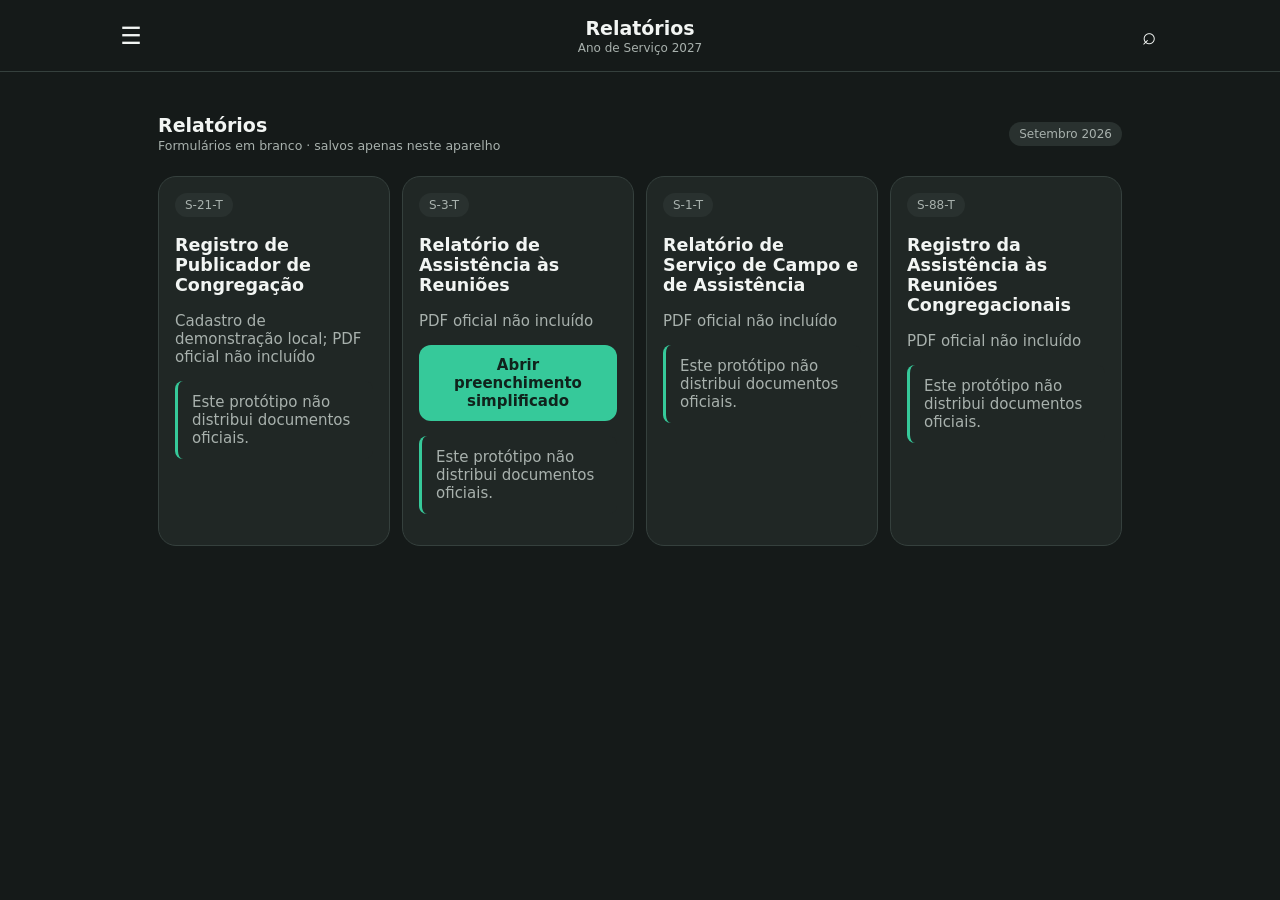
<file: index.html>
<!doctype html><html lang="pt-BR"><head><meta charset="utf-8"><meta name="viewport" content="width=device-width,initial-scale=1"><meta name="theme-color" content="#151a19"><meta name="apple-mobile-web-app-capable" content="yes"><meta name="apple-mobile-web-app-title" content="Congregação Ls-Paulista"><link rel="manifest" href="manifest.webmanifest"><link rel="apple-touch-icon" href="apple-touch-icon.png"><title>Congregação Ls-Paulista — protótipo</title><meta name="description" content="Protótipo de interface, somente local. Não oferece login nem sincronização. Não usar dados reais."><link rel="stylesheet" href="style.css"></head><body><div id="app"><header><button id="menuBtn" aria-label="Abrir menu">☰</button><div class="heading"><b id="pageTitle">Relatórios</b><span>Ano de Serviço 2027</span></div><button id="searchBtn" aria-label="Buscar">⌕</button></header><main id="main"><div class="card notice"><b>Protótipo para avaliação — dados somente neste aparelho.</b><p>Não há login, aprovação de administrador nem sincronização entre dispositivos. Não use informações pessoais ou religiosas reais. Não há backup automático; dados podem ser perdidos ao limpar o navegador.</p></div></main><nav id="drawer" class="drawer hidden"><div class="drawerhead"><div><small>Menu</small><b>Michel</b></div><button id="closeMenu">×</button></div><div id="menuItems"></div><footer><button id="themeBtn">☼　Alternar tema</button><button id="exitBtn">⏻　Sair</button></footer></nav><div id="scrim" class="scrim hidden"></div><div id="toast" class="toast"></div></div><script src="app.js"></script></body></html>
</file>
<file: style.css>
:root{color-scheme:dark;--bg:#151a19;--panel:#202725;--panel2:#29312f;--text:#f2f5f3;--muted:#a8b1ad;--green:#36c99a;--red:#ff7373;--line:#35403d}*{box-sizing:border-box}body{margin:0;background:var(--bg);color:var(--text);font:15px system-ui,-apple-system,sans-serif}body.light{color-scheme:light;--bg:#f4f7f6;--panel:#fff;--panel2:#e8efec;--text:#17201c;--muted:#64736c;--line:#d5dfda}button,input,select,textarea{font:inherit;color:inherit}button{border:0;cursor:pointer;background:transparent;color:inherit}header{height:72px;display:flex;align-items:center;justify-content:space-between;padding:0 max(calc((100vw - 1060px)/2),18px);border-bottom:1px solid var(--line);position:sticky;top:0;background:var(--bg);z-index:2}header button{font-size:24px;width:42px;height:42px;border-radius:50%}.heading{text-align:center;display:flex;flex-direction:column;gap:2px}.heading b{font-size:19px}.heading span{font-size:12px;color:var(--muted)}main{max-width:1000px;margin:auto;padding:22px 18px 55px}.quick{display:flex;gap:10px;justify-content:center;margin:4px 0 22px}.quick button,.action,.chip{background:var(--panel);border:1px solid var(--line);border-radius:14px;padding:10px 14px}.quick button{min-width:78px;display:grid;gap:3px;justify-items:center}.quick span{font-size:20px;color:var(--green)}.monthbar{margin:12px auto 20px;max-width:380px;display:flex;align-items:center;justify-content:space-between;background:var(--panel);border:1px solid var(--line);border-radius:18px;padding:6px 12px}.monthbar button{font-size:20px;padding:5px 10px;color:var(--green)}.title-row{display:flex;justify-content:space-between;align-items:center;gap:12px;margin:20px 0 12px}.title-row h2{font-size:19px;margin:0}.muted{color:var(--muted)}.card{background:var(--panel);border:1px solid var(--line);border-radius:18px;padding:16px;margin:10px 0}.person{display:flex;align-items:center;gap:12px}.avatar{width:42px;height:42px;border-radius:50%;display:grid;place-items:center;background:var(--panel2);color:var(--green);font-size:20px}.person-info{flex:1;text-align:center}.person-info b{display:block}.person-info small{color:var(--muted)}.iconbtn{font-size:20px;color:var(--green);padding:8px}.badge{color:#83c7ff}.grid{display:grid;grid-template-columns:repeat(auto-fit,minmax(210px,1fr));gap:12px}.form-grid{display:grid;grid-template-columns:repeat(auto-fit,minmax(220px,1fr));gap:12px}.field{display:grid;gap:6px;color:var(--muted);font-size:13px}.field input,.field select,.field textarea{background:var(--bg);border:1px solid var(--line);border-radius:10px;padding:11px;color:var(--text);width:100%}.primary{background:var(--green);color:#10231c;font-weight:700;border-radius:12px;padding:11px 16px}.secondary{background:var(--panel2);border-radius:12px;padding:10px 14px}.weekrow{display:grid;grid-template-columns:minmax(100px,1fr) 1fr 1fr;gap:8px;align-items:center}.weekrow input{width:100%;background:var(--bg);border:1px solid var(--line);border-radius:8px;padding:9px}.drawer{position:fixed;z-index:5;inset:0 auto 0 0;width:min(360px,87vw);background:var(--panel);padding:20px;display:flex;flex-direction:column;box-shadow:8px 0 40px #0006;transition:transform .18s}.drawer.hidden{transform:translateX(-110%);display:flex}.drawerhead{display:flex;justify-content:space-between;align-items:center;margin-bottom:18px}.drawerhead small,.drawerhead b{display:block}.drawerhead small{color:var(--muted)}.drawerhead b{font-size:20px}.drawerhead button{font-size:28px}.menuitem{display:flex;gap:13px;width:100%;padding:14px;border-radius:12px;text-align:left;color:var(--muted);align-items:center}.menuitem.active{background:#1d473c;color:var(--green)}.menuitem i{font-style:normal;font-size:18px;width:25px;text-align:center}.drawer footer{margin-top:auto;display:grid;gap:8px}.drawer footer button{text-align:left;padding:12px;border-radius:10px}.drawer footer button:last-child{color:var(--red)}.scrim{position:fixed;z-index:4;inset:0;background:#0009}.hidden{display:none!important}.toast{position:fixed;z-index:9;bottom:20px;left:50%;transform:translateX(-50%);background:var(--panel2);padding:12px 18px;border-radius:12px;opacity:0;pointer-events:none;transition:.2s}.toast.show{opacity:1}.pill{display:inline-block;border-radius:99px;background:var(--panel2);padding:5px 10px;color:var(--muted);font-size:12px}.tablehead{display:grid;grid-template-columns:minmax(100px,1fr) 1fr 1fr;gap:8px;color:var(--muted);font-size:12px;padding:0 10px}.empty{text-align:center;color:var(--muted);padding:28px}.notice{border-left:3px solid var(--green);padding:12px 14px;background:var(--panel);border-radius:8px;color:var(--muted)}.links{display:flex;gap:8px;flex-wrap:wrap}.danger{color:var(--red)}@media(max-width:520px){main{padding:16px 13px 45px}.quick{gap:5px}.quick button{min-width:0;flex:1;padding:8px 5px;font-size:12px}.weekrow{grid-template-columns:90px 1fr 1fr;gap:5px}.card{padding:13px}}
</file>
